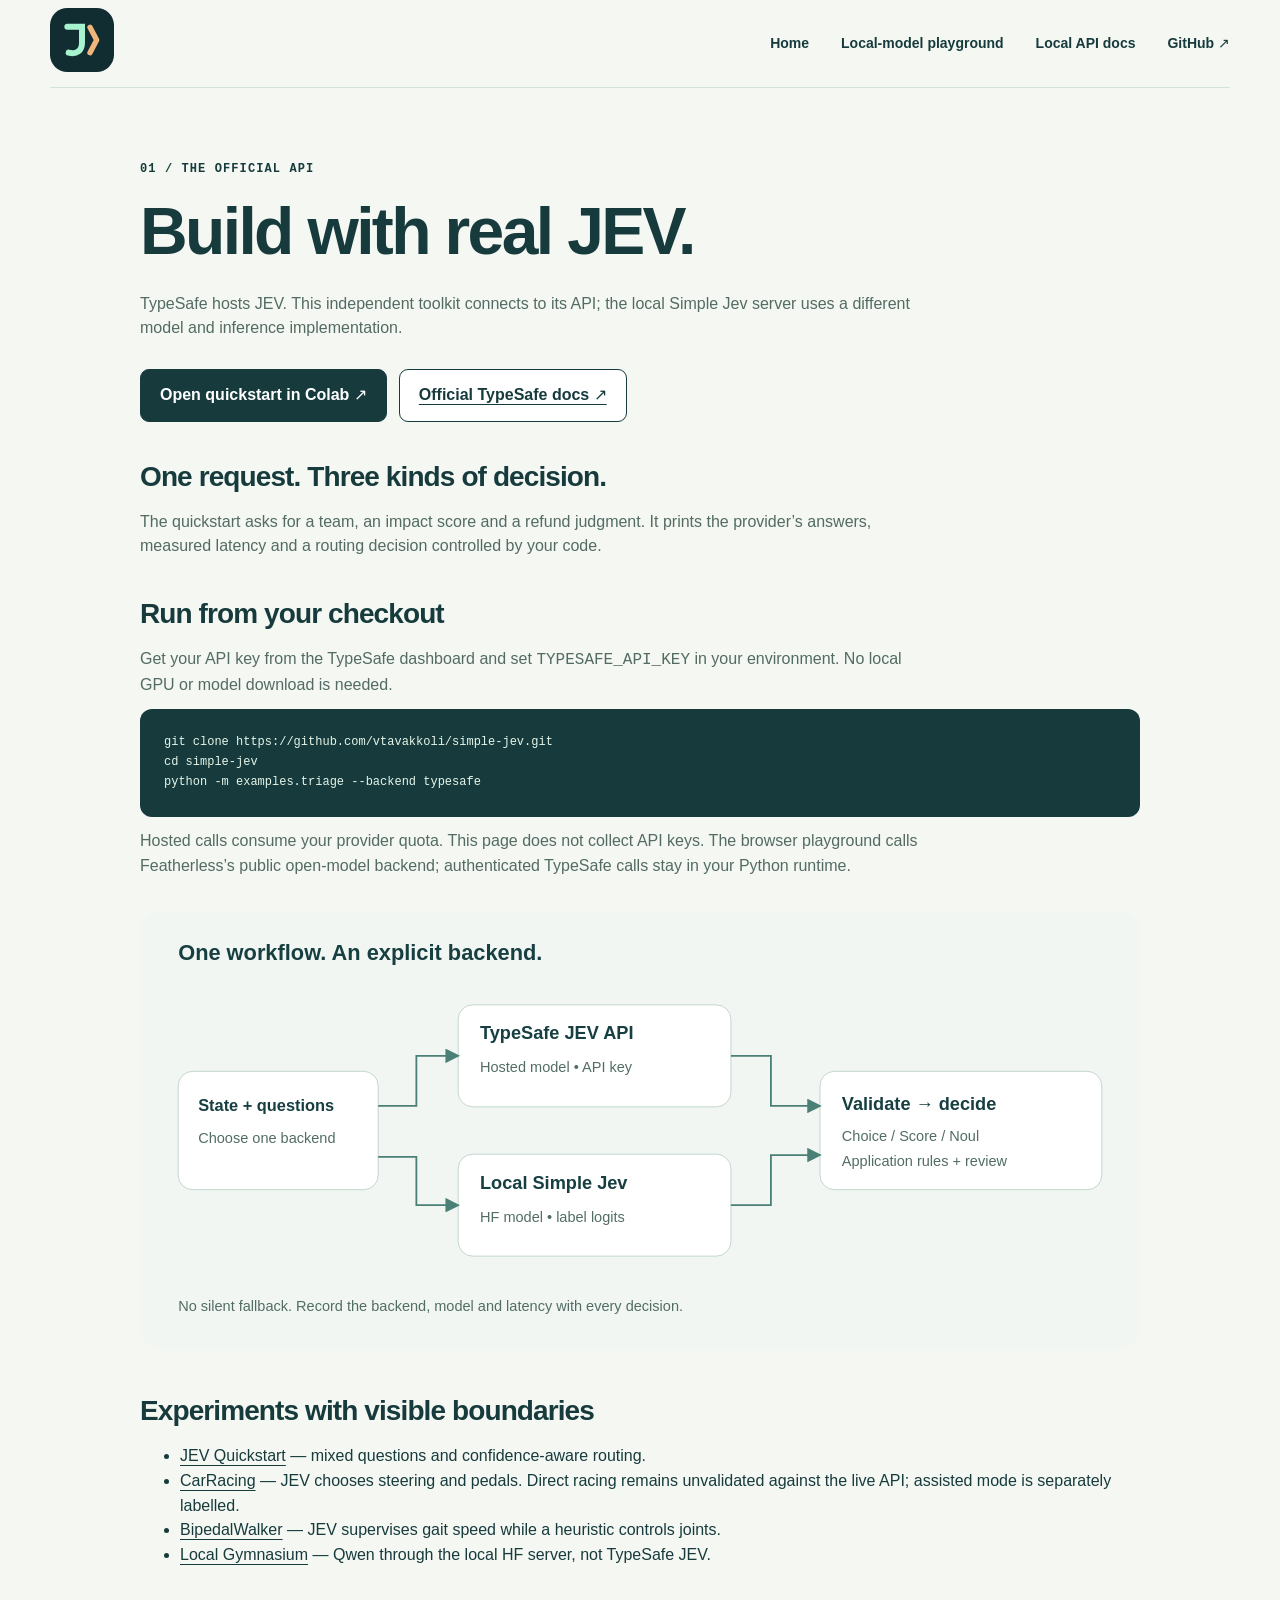
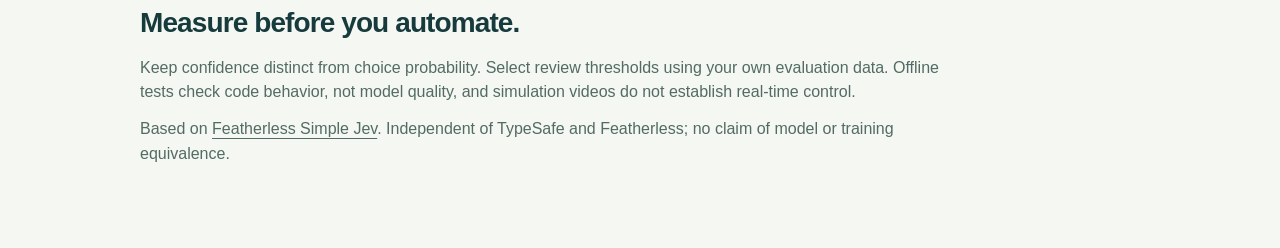
<file: website/jev.html>
<!doctype html><html lang="en"><head><meta charset="utf-8"><meta name="viewport" content="width=device-width,initial-scale=1"><title>Real JEV · JEV Lab</title><meta name="description" content="Connect the official TypeSafe JEV API and explore clearly labelled control experiments."><link rel="icon" href="assets/jev-mark.svg" type="image/svg+xml"><link rel="stylesheet" href="styles.css"></head><body><a class="skip-link" href="#main">Skip to content</a><header class="site-header wrap"><a href="index.html" aria-label="JEV Lab home"><img src="assets/jev-mark.svg" alt="JEV Lab" width="64" height="64"></a><nav aria-label="Main navigation"><a href="index.html">Home</a><a href="playground.html">Local-model playground</a><a href="docs.html">Local API docs</a><a href="https://github.com/vtavakkoli/simple-jev">GitHub ↗</a></nav></header><main id="main" class="wrap jev-guide"><p class="eyebrow">01 / THE OFFICIAL API</p><h1>Build with real JEV.</h1><p>TypeSafe hosts JEV. This independent toolkit connects to its API; the local Simple Jev server uses a different model and inference implementation.</p><div class="jev-actions"><a class="jev-primary" href="https://colab.research.google.com/github/vtavakkoli/simple-jev/blob/main/notebooks/Jev_Quickstart.ipynb">Open quickstart in Colab ↗</a><a class="jev-secondary" href="https://docs.typesafe.ai/introduction/quickstart">Official TypeSafe docs ↗</a></div><h2>One request. Three kinds of decision.</h2><p>The quickstart asks for a team, an impact score and a refund judgment. It prints the provider’s answers, measured latency and a routing decision controlled by your code.</p><h2>Run from your checkout</h2><p>Get your API key from the TypeSafe dashboard and set <code>TYPESAFE_API_KEY</code> in your environment. No local GPU or model download is needed.</p><pre><code>git clone https://github.com/vtavakkoli/simple-jev.git
cd simple-jev
python -m examples.triage --backend typesafe</code></pre><p>Hosted calls consume your provider quota. This page does not collect API keys. The browser playground calls Featherless’s public open-model backend; authenticated TypeSafe calls stay in your Python runtime.</p><img src="assets/jev-architecture.svg" alt="State and questions go to either hosted TypeSafe JEV or local Simple Jev, followed by validation and application rules"><h2 id="notebooks">Experiments with visible boundaries</h2><ul><li><a href="https://colab.research.google.com/github/vtavakkoli/simple-jev/blob/main/notebooks/Jev_Quickstart.ipynb">JEV Quickstart</a> — mixed questions and confidence-aware routing.</li><li><a href="https://colab.research.google.com/github/vtavakkoli/simple-jev/blob/main/notebooks/Jev_CarRacing_Colab.ipynb">CarRacing</a> — JEV chooses steering and pedals. Direct racing remains unvalidated against the live API; assisted mode is separately labelled.</li><li><a href="https://colab.research.google.com/github/vtavakkoli/simple-jev/blob/main/notebooks/Jev_API_BipedalWalker_Controller_Colab.ipynb">BipedalWalker</a> — JEV supervises gait speed while a heuristic controls joints.</li><li><a href="https://colab.research.google.com/github/vtavakkoli/simple-jev/blob/main/notebooks/Jev_Gymnasium.ipynb">Local Gymnasium</a> — Qwen through the local HF server, not TypeSafe JEV.</li></ul><h2>Measure before you automate.</h2><p>Keep confidence distinct from choice probability. Select review thresholds using your own evaluation data. Offline tests check code behavior, not model quality, and simulation videos do not establish real-time control.</p><p>Based on <a href="https://github.com/featherless-ai/simple-jev">Featherless Simple Jev</a>. Independent of TypeSafe and Featherless; no claim of model or training equivalence.</p></main></body></html>
</file>
<file: website/styles.css>
:root {
  --ink: #1d2926;
  --muted: #68726d;
  --paper: #f8f9f6;
  --line: #dfe4dc;
  --lime: #c4ef63;
  --orange: #e25b26;
  --mono: ui-monospace, SFMono-Regular, Consolas, monospace;
  --sans: Inter, -apple-system, BlinkMacSystemFont, "Segoe UI", sans-serif;
  color-scheme: light;
  font-family: var(--sans);
  color: var(--ink);
  background: var(--paper);
  font-synthesis: none;
}
* {
  box-sizing: border-box;
}
html {
  scroll-behavior: smooth;
  scroll-padding-top: 24px;
}
body {
  margin: 0;
  font-size: 16px;
  line-height: 1.55;
}
button,
input,
textarea,
select {
  font: inherit;
}
button,
a,
select,
summary {
  -webkit-tap-highlight-color: transparent;
}
button,
select,
summary {
  cursor: pointer;
}
a {
  color: inherit;
  text-decoration: none;
}
button:disabled {
  cursor: not-allowed;
}
a:focus-visible,
button:focus-visible,
textarea:focus-visible,
select:focus-visible,
summary:focus-visible,
pre:focus-visible {
  outline: 3px solid var(--orange);
  outline-offset: 4px;
}
button {
  color: inherit;
}
p,
h1,
h2,
h3 {
  margin: 0;
}
p {
  color: var(--muted);
}
.wrap {
  width: min(1180px, calc(100% - 80px));
  margin-inline: auto;
}
.site-header {
  display: flex;
  align-items: center;
  justify-content: space-between;
  min-height: 88px;
  border-bottom: 1px solid var(--line);
}
.wordmark {
  display: inline-flex;
  align-items: center;
  flex-shrink: 0;
}
.brand-logo {
  display: block;
  width: 64px;
  height: 64px;
  object-fit: contain;
}
.built-by {
  display: inline-flex;
  align-items: center;
  gap: 2px;
  white-space: nowrap;
}
.built-by span {
  font-size: 13px;
  color: var(--muted);
}
.built-by img {
  display: block;
  width: 156px;
  height: auto;
  object-fit: contain;
}
.header-credit {
  margin-right: auto;
  margin-left: 18px;
}
.site-header nav {
  display: flex;
  align-items: center;
  gap: 32px;
  font-size: 14px;
  font-weight: 600;
}
.site-header nav a:hover,
footer a:hover {
  color: var(--orange);
}
.nav-github {
  border: 1px solid #cfd5cb;
  padding: 8px 15px;
  border-radius: 7px;
}
.nav-github span {
  margin-left: 12px;
}
.hero {
  display: flex;
  align-items: center;
  justify-content: space-between;
  padding-block: 48px 42px;
}
.eyebrow,
.section-number {
  font-family: var(--mono);
  font-size: 12px;
  font-weight: 600;
  letter-spacing: 1.1px;
}
.eyebrow {
  color: var(--ink);
  display: flex;
  align-items: center;
  gap: 9px;
}
.tiny-square {
  width: 7px;
  height: 7px;
  background: var(--orange);
}
h1 {
  font-size: clamp(42px, 5.6vw, 70px);
  line-height: 1.04;
  letter-spacing: -3.1px;
  font-weight: 650;
  margin: 18px 0;
}
h1 span {
  color: #586a4e;
}
.hero-subheading {
  font-size: clamp(22px, 2.5vw, 30px);
  font-weight: 600;
  line-height: 1.3;
  margin-bottom: 16px;
  color: var(--ink);
}
.hero-copy {
  font-size: 17px;
  line-height: 1.6;
}
.production strong {
  color: var(--ink);
  font-weight: 650;
}
.hero-aside {
  display: flex;
  align-items: center;
  gap: 15px;
  padding-right: 26px;
}
.hero-aside img {
  object-fit: contain;
  filter: drop-shadow(0 7px 8px #27311e12);
  transform: rotate(5deg);
}
.hero-aside p {
  font-family: var(--mono);
  font-size: 13px;
  line-height: 1.6;
  color: #5a6557;
}
.demo-section {
  scroll-margin-top: 24px;
}
.demo-heading {
  display: flex;
  justify-content: space-between;
  align-items: end;
  margin-bottom: 20px;
}
.section-number {
  display: block;
  color: #697761;
  margin-bottom: 9px;
}
h2 {
  font-size: 29px;
  line-height: 1.2;
  letter-spacing: -0.9px;
  font-weight: 600;
}
.demo-heading h2 {
  font-size: 25px;
}
.access-note {
  font-size: 14px;
  color: var(--muted);
  padding-bottom: 3px;
}
.playground {
  display: grid;
  grid-template-columns: 1fr 1fr;
  border: 1px solid #ced6c8;
  background: white;
  border-radius: 12px;
  overflow: hidden;
  box-shadow: 0 10px 35px #28351f07;
}
.input-panel,
.output-panel {
  padding: 25px 28px;
}
.input-panel {
  border-right: 1px solid var(--line);
  min-width: 0;
}
.output-panel {
  background: #f0f3eb;
  min-width: 0;
}
.panel-heading {
  display: flex;
  align-items: center;
  justify-content: space-between;
  gap: 10px;
  margin-bottom: 21px;
}
.panel-heading h3 {
  font-size: 15px;
  font-weight: 650;
  display: flex;
  align-items: center;
  gap: 9px;
}
.panel-number {
  font: 12px var(--mono);
  color: #78846c;
  border: 1px solid #cbd4c3;
  border-radius: 4px;
  padding: 1px 4px;
}
.small {
  font-size: 12px;
  letter-spacing: 0.7px;
  color: #737d6d;
}
.mono {
  font-family: var(--mono);
}
.presets {
  display: flex;
  gap: 7px;
  flex-wrap: wrap;
  margin-bottom: 13px;
}
.preset {
  font-size: 14px;
  background: #fff;
  border: 1px solid var(--line);
  border-radius: 5px;
  padding: 7px 10px;
  transition: background 0.15s;
}
.preset:hover {
  border-color: #819d6b;
  background: #f3f7ed;
}
.preset.selected {
  background: #eaf3dd;
  border-color: #a5bf88;
  color: #344a21;
}
textarea {
  display: block;
  resize: vertical;
  min-height: 150px;
  max-height: 360px;
  width: 100%;
  padding: 16px;
  border: 1px solid #cdd5c5;
  border-radius: 6px;
  line-height: 1.65;
  font-size: 16px;
  color: var(--ink);
  background: #fcfdfa;
}
.input-meta {
  display: flex;
  justify-content: space-between;
  gap: 10px;
  font-size: 12px;
  color: #728069;
  margin-top: 7px;
}
.input-meta span:last-child {
  font-family: var(--mono);
  white-space: nowrap;
}
.question-brief {
  margin: 20px 0;
}
.question-brief p {
  font-size: 14px;
  color: var(--ink);
  margin-top: 4px;
}
.question-brief p span {
  margin: 0 6px;
  color: #97a08f;
}
.run-controls {
  display: flex;
  gap: 13px;
  align-items: end;
}
.model-control {
  flex: 1;
  min-width: 0;
}
.model-control label {
  display: block;
  font-size: 12px;
  color: var(--muted);
  margin-bottom: 5px;
}
select {
  width: 100%;
  height: 44px;
  border: 1px solid #d8ded2;
  border-radius: 6px;
  background: white;
  padding: 0 26px 0 10px;
  color: var(--ink);
  font-size: 14px;
  text-overflow: ellipsis;
}
.run-button {
  display: flex;
  align-items: center;
  justify-content: center;
  gap: 22px;
  background: var(--ink);
  color: #fff;
  border: 1px solid var(--ink);
  border-radius: 6px;
  height: 44px;
  padding: 0 18px;
  font-size: 14px;
  font-weight: 600;
  white-space: nowrap;
  transition: background 0.2s;
}
.run-button:hover:not(:disabled) {
  background: #354734;
}
.run-button:disabled {
  opacity: 0.65;
}
.run-button span:last-child {
  font-size: 20px;
  color: var(--lime);
}
.privacy-note {
  font-size: 12px;
  margin-top: 12px;
}
.model-notice {
  font-size: 12px;
  color: #a04420;
  margin-top: 7px;
}
.result-source {
  font-size: 12px;
  white-space: nowrap;
  padding: 3px 7px;
  background: #e2e8d9;
  border-radius: 4px;
  color: #5a674e;
}
.result-source.live {
  background: var(--lime);
  color: #30451b;
}
.decision-card {
  border: 1px solid #d8dfd0;
  background: #fff;
  border-radius: 7px;
  padding: 17px;
}
.decision-label {
  display: flex;
  justify-content: space-between;
  align-items: center;
  gap: 6px;
  font-size: 14px;
  color: #65725b;
}
.type-label {
  font: 12px var(--mono);
  letter-spacing: 0.6px;
  color: #6c7f59;
  background: #f1f5eb;
  border-radius: 3px;
  padding: 2px 5px;
}
.decision-main {
  display: flex;
  justify-content: space-between;
  align-items: baseline;
  margin: 8px 0 13px;
  gap: 10px;
}
.decision-main strong {
  font-size: 27px;
  line-height: 1.2;
  letter-spacing: -0.9px;
}
.decision-main > span {
  font-size: 12px;
  color: #7a846f;
}
.probability-list {
  display: grid;
  gap: 6px;
}
.probability-row {
  display: grid;
  grid-template-columns: 65px 1fr 36px;
  gap: 12px;
  align-items: center;
  font-size: 14px;
  color: #68755e;
}
.probability-row > span:last-child {
  text-align: right;
  font-family: var(--mono);
  font-size: 12px;
}
.bar-track {
  height: 6px;
  background: #f0f3eb;
  border-radius: 2px;
  overflow: hidden;
}
.bar-fill {
  height: 100%;
  background: #9cc845;
  border-radius: 2px;
  transition: width 0.4s;
}
.bar-fill.secondary {
  background: #c6d2b8;
}
.decision-pair {
  display: grid;
  grid-template-columns: 1fr 1fr;
  gap: 12px;
  margin-top: 12px;
}
.decision-pair .decision-card {
  padding: 15px;
}
.compact-value {
  font-size: 25px;
  letter-spacing: -0.9px;
  display: block;
  margin: 10px 0 0;
  line-height: 1.2;
}
.percent-sign {
  font-size: 17px;
  margin-left: 2px;
}
.score-scale {
  height: 5px;
  background: linear-gradient(to right, #c9eaa3, #e8cd6d, #e19266);
  border-radius: 4px;
  margin: 17px 2px 9px;
  position: relative;
}
.score-scale > span {
  position: absolute;
  width: 3px;
  height: 11px;
  top: -3px;
  background: var(--ink);
  border: 1px solid white;
  box-shadow: 0 0 0 1px var(--ink);
  transition: left 0.4s;
}
.decision-detail {
  font-size: 12px;
  line-height: 1.5;
}
.refund-caption {
  font-size: 12px;
  color: #627452;
  margin: 7px 0;
}
.result-footer {
  display: flex;
  gap: 12px;
  justify-content: space-between;
  margin-top: 15px;
  font-size: 12px;
  color: #6d7962;
  min-height: 20px;
}
.elapsed {
  font-family: var(--mono);
  white-space: nowrap;
  color: var(--ink);
}
.error-message {
  font-size: 14px;
  color: #933519;
  background: #fff3ed;
  border: 1px solid #ebc9b8;
  border-radius: 6px;
  padding: 12px;
  margin-top: 12px;
  overflow-wrap: anywhere;
}
.output-panel[aria-busy="true"] .decision-card {
  opacity: 0.45;
}
.demo-footnote {
  display: flex;
  justify-content: space-between;
  gap: 20px;
  margin: 13px 0 23px;
}
.demo-footnote p {
  font-size: 12px;
}
.limit-label {
  font: 12px var(--mono);
  letter-spacing: 0.5px;
  margin-right: 10px;
  color: #627052;
}
.api-inspector {
  border: 1px solid var(--line);
  border-radius: 8px;
  background: #fff;
  overflow: hidden;
}
summary {
  list-style: none;
  display: flex;
  align-items: center;
  gap: 14px;
  padding: 17px 22px;
  font-size: 14px;
  font-weight: 600;
}
summary::-webkit-details-marker {
  display: none;
}
summary > .mono {
  color: #7b8e65;
  font-size: 18px;
}
.inspector-description {
  font-size: 12px;
  color: #85917c;
  font-weight: 400;
}
.disclosure-icon {
  margin-left: auto;
  font-size: 21px;
  line-height: 1;
  font-weight: 400;
}
.api-inspector[open] .disclosure-icon {
  transform: rotate(45deg);
}
.code-grid {
  display: grid;
  grid-template-columns: 1fr 1fr;
  background: #1d2926;
  color: #e3eddf;
}
.code-grid > section {
  min-width: 0;
}
.code-grid > section + section {
  border-left: 1px solid #3b4942;
}
.code-heading {
  padding: 15px 20px;
  border-bottom: 1px solid #3b4942;
  display: flex;
  align-items: center;
  justify-content: space-between;
  gap: 8px;
}
.code-heading h3 {
  font: 12px var(--mono);
  color: #c4ef63;
}
.code-heading button {
  font-size: 12px;
  color: #e3eddf;
  border: 1px solid #52614f;
  border-radius: 4px;
  padding: 4px 8px;
  background: transparent;
}
.code-heading button:disabled {
  opacity: 0.4;
}
pre {
  font: 12px/1.65 var(--mono);
  padding: 20px;
  margin: 0;
  overflow: auto;
  max-height: 420px;
  tab-size: 2;
}
.api-base {
  font-size: 12px;
  padding: 13px 20px;
  overflow-wrap: anywhere;
}
.api-base a {
  text-decoration: underline;
  text-underline-offset: 3px;
}
.how-section {
  padding-block: 90px;
  display: grid;
  grid-template-columns: 1fr 1fr;
  gap: 80px;
}
.section-intro h2 {
  font-size: 34px;
  margin: 15px 0 18px;
  line-height: 1.2;
  letter-spacing: -1.1px;
}
.section-intro > p:not(.section-number) {
  font-size: 16px;
  line-height: 1.6;
}
.section-intro > .playground-link {
  display: inline-flex;
  align-items: center;
  gap: 12px;
  margin-top: 24px;
}
.steps {
  display: grid;
  gap: 25px;
}
.steps article {
  display: flex;
  gap: 20px;
}
.step-number {
  font: 12px var(--mono);
  padding-top: 4px;
  color: #7d8e6d;
}
.steps h3 {
  font-size: 17px;
  font-weight: 650;
  margin-bottom: 7px;
}
.steps p {
  font-size: 15px;
  line-height: 1.6;
}
.rfdt-card {
  display: grid;
  grid-template-columns: 1.25fr 1fr;
  gap: 80px;
  padding: 44px 48px;
  background: #e6efda;
  border: 1px solid #d2dfc0;
  border-radius: 10px;
}
.rfdt-card .eyebrow {
  color: #5d7348;
}
.rfdt-card h2 {
  font-size: 35px;
  letter-spacing: -1.3px;
  margin: 16px 0;
}
.rfdt-card p:not(.eyebrow) {
  font-size: 15px;
  line-height: 1.7;
  color: #5d6b52;
  max-width: 470px;
}
.rfdt-card p strong {
  font-weight: 650;
  color: #334428;
}
.text-link {
  display: inline-flex;
  gap: 30px;
  align-items: center;
  font-size: 14px;
  font-weight: 650;
  margin-top: 24px;
  border-bottom: 1px solid #7b9563;
  padding-bottom: 4px;
}
.training-flow {
  display: flex;
  flex-direction: column;
  align-items: center;
  justify-content: center;
  font-family: var(--mono);
}
.flow-label {
  font-size: 12px;
  letter-spacing: 1.2px;
  color: #698050;
}
.flow-inputs {
  display: flex;
  gap: 12px;
  margin-top: 12px;
  font-size: 12px;
}
.flow-inputs > span {
  border: 1px solid #b7c8a5;
  background: #f6f9ef;
  padding: 8px 14px;
  border-radius: 5px;
}
.flow-line {
  height: 22px;
  width: 1px;
  background: #9bac86;
}
.flow-core {
  background: #233422;
  color: #d0f18e;
  border-radius: 7px;
  border: 1px solid #233422;
  padding: 13px 40px;
  text-align: center;
  font-size: 25px;
  font-weight: 600;
  letter-spacing: 1px;
}
.flow-core span {
  display: block;
  font-size: 12px;
  font-weight: 400;
  letter-spacing: 0;
  color: #cbdbbf;
  margin-top: 2px;
}
.flow-output {
  border: 1px dashed #90a375;
  border-radius: 5px;
  padding: 9px 20px;
  font-size: 12px;
  color: #445a32;
}
.production {
  padding-block: 68px;
  display: flex;
  align-items: center;
  justify-content: space-between;
  gap: 35px;
}
.production h2 {
  font-size: 27px;
  margin: 10px 0 12px;
}
.production p:not(.section-number) {
  font-size: 14px;
  line-height: 1.8;
}
.production-button {
  display: flex;
  gap: 28px;
  align-items: center;
  white-space: nowrap;
  background: var(--lime);
  border: 1px solid #a9d24f;
  border-radius: 6px;
  padding: 13px 18px;
  font-size: 14px;
  font-weight: 600;
}
.production-button:hover {
  background: #b4e448;
}
footer {
  display: flex;
  justify-content: space-between;
  align-items: center;
  gap: 20px;
  padding-block: 28px;
  border-top: 1px solid var(--line);
  font-size: 12px;
  color: #7b8771;
}
footer .wordmark {
  font-size: 21px;
  color: var(--ink);
}
footer > div {
  display: flex;
  gap: 24px;
}
footer a {
  font-size: 13px;
}
.sr-only {
  position: absolute;
  width: 1px;
  height: 1px;
  padding: 0;
  margin: -1px;
  overflow: hidden;
  clip: rect(0, 0, 0, 0);
  white-space: nowrap;
  border: 0;
}
.skip-link {
  position: fixed;
  top: -80px;
  left: 20px;
  background: var(--ink);
  color: white;
  padding: 12px 20px;
  z-index: 5;
}
.skip-link:focus {
  top: 12px;
}
[hidden] {
  display: none !important;
}
@media (min-width: 1500px) {
  .hero {
    padding-block: 56px 48px;
  }
}
@media (max-width: 1050px) {
  .wrap {
    width: calc(100% - 48px);
  }
  .hero-aside {
    padding: 0;
  }
  .hero-aside img {
    width: 135px;
    height: 135px;
  }
  .hero-aside p {
    display: none;
  }
  .input-panel,
  .output-panel {
    padding: 22px;
  }
  .run-controls {
    gap: 9px;
  }
  .run-button {
    padding: 0 12px;
    gap: 12px;
  }
  .decision-pair .decision-label {
    align-items: flex-start;
    flex-direction: column;
    gap: 4px;
  }
  .how-section {
    gap: 45px;
  }
  .rfdt-card {
    gap: 35px;
    padding: 35px;
  }
}
@media (max-width: 760px) {
  .wrap {
    width: calc(100% - 36px);
  }
  .site-header {
    min-height: 74px;
  }
  .site-header nav {
    gap: 18px;
  }
  .site-header nav > a:first-child {
    display: none;
  }
  .hero {
    padding: 35px 0 30px;
    align-items: center;
    gap: 15px;
  }
  h1 {
    font-size: 44px;
    letter-spacing: -2px;
  }
  .hero-copy {
    font-size: 16px;
  }
  .hero-aside {
    display: none;
  }
  .eyebrow {
    font-size: 12px;
    letter-spacing: 0.75px;
  }
  .demo-heading {
    align-items: start;
    gap: 12px;
  }
  .demo-heading h2 {
    font-size: 23px;
    max-width: 230px;
  }
  .access-note {
    font-size: 12px;
    max-width: 85px;
    text-align: right;
    padding-top: 25px;
  }
  .playground {
    grid-template-columns: 1fr;
  }
  .input-panel {
    border-right: 0;
    border-bottom: 1px solid var(--line);
  }
  .input-panel,
  .output-panel {
    padding: 21px;
  }
  .decision-pair .decision-label {
    flex-direction: row;
    align-items: center;
  }
  .demo-footnote {
    flex-direction: column;
    gap: 4px;
    margin-bottom: 18px;
  }
  .code-grid {
    grid-template-columns: 1fr;
  }
  .code-grid > section + section {
    border-left: 0;
    border-top: 1px solid #3b4942;
  }
  .inspector-description {
    display: none;
  }
  summary {
    padding: 15px 18px;
  }
  .how-section {
    grid-template-columns: 1fr;
    gap: 35px;
    padding-block: 55px;
  }
  .section-intro h2 {
    font-size: 31px;
  }
  .steps {
    gap: 25px;
  }
  .rfdt-card {
    grid-template-columns: 1fr;
    padding: 29px 24px;
    gap: 35px;
  }
  .rfdt-card h2 {
    font-size: 31px;
  }
  .training-flow {
    padding: 0 0 5px;
  }
  .production {
    flex-direction: column;
    align-items: start;
    padding-block: 45px;
    gap: 24px;
  }
  .production p br {
    display: none;
  }
  footer {
    flex-wrap: wrap;
    gap: 20px;
  }
  footer > span {
    display: none;
  }
  footer > div {
    gap: 15px;
  }
  .desktop-break {
    display: none;
  }
}
@media (max-width: 390px) {
  .wrap {
    width: calc(100% - 24px);
  }
  .input-panel,
  .output-panel {
    padding: 17px;
  }
  .small {
    font-size: 12px;
  }
  .panel-heading {
    gap: 6px;
  }
  .presets {
    gap: 5px;
  }
  .preset {
    padding: 7px 8px;
    font-size: 12px;
  }
  .decision-label {
    font-size: 12px;
  }
  .type-label {
    font-size: 12px;
  }
  .run-controls {
    flex-wrap: wrap;
  }
  .model-control {
    flex-basis: 100%;
  }
  .run-button {
    width: 100%;
    margin-top: 4px;
  }
  .decision-main {
    flex-wrap: wrap;
    gap: 2px;
  }
}
@media (prefers-reduced-motion: reduce) {
  html {
    scroll-behavior: auto;
  }
  * {
    transition: none !important;
    animation: none !important;
  }
}

@media (max-width: 760px) {
  .site-header {
    flex-wrap: wrap;
    padding-block: 10px;
    gap: 8px;
  }
  .brand-logo {
    width: 56px;
    height: 56px;
  }
  .header-credit {
    margin-left: 2px;
  }
  .header-credit img {
    width: 125px;
  }
  .header-credit span {
    font-size: 12px;
  }
  .site-header nav {
    margin-left: auto;
    gap: 12px;
  }
  .site-header nav a:not(.nav-github) {
    display: none;
  }
  footer {
    justify-content: flex-start;
  }
  footer > div {
    flex-basis: 100%;
  }
}
@media (max-width: 390px) {
  .header-credit {
    flex-direction: column;
    align-items: flex-start;
    gap: 0;
  }
  .header-credit img {
    margin-top: -8px;
  }
}

/* The question builder uses native disclosure controls so keyboard users can
   edit one question at a time without losing their place in the form. */
.scenario-controls,
.add-question-controls {
  display: flex;
  align-items: end;
  gap: 10px;
  margin: 14px 0 7px;
}
.scenario-controls > div,
.add-question-controls > div {
  flex: 1;
  min-width: 0;
}
.scenario-controls label,
.add-question-controls label,
.field-label {
  display: block;
  font-size: 14px;
  font-weight: 600;
  margin-bottom: 6px;
}
.field-label {
  margin-top: 20px;
}
.editor-button {
  background: #eaf3dd;
  border: 1px solid #b3c79b;
  border-radius: 5px;
  padding: 10px 13px;
  font-size: 14px;
  white-space: nowrap;
  height: 44px;
}
.editor-button:hover:not(:disabled) {
  background: #d9eabc;
}
.editor-button:disabled {
  opacity: 0.5;
}
.editor-hint {
  font-size: 12px;
  line-height: 1.5;
  color: #66735c;
}
.builder-heading {
  display: flex;
  align-items: center;
  justify-content: space-between;
  gap: 10px;
  margin: 24px 0 10px;
}
.builder-heading h3 {
  font-size: 16px;
}
.builder-heading h3 span {
  font: 12px var(--mono);
  color: var(--muted);
  margin-left: 8px;
}
.question-item {
  border: 1px solid var(--line);
  border-radius: 6px;
  margin-bottom: 9px;
  background: #fff;
}
.question-item summary {
  padding: 12px;
  gap: 9px;
  font-size: 14px;
}
.question-item summary:after {
  content: "+";
  font-size: 20px;
  color: #738068;
}
.question-item[open] summary:after {
  content: "−";
}
.question-summary {
  flex: 1;
  min-width: 0;
  overflow-wrap: anywhere;
  font-weight: 500;
}
.question-index {
  font: 12px var(--mono);
  color: #7a896c;
}
.question-body {
  padding: 0 13px 13px;
  border-top: 1px solid var(--line);
}
.question-fields {
  display: grid;
  grid-template-columns: 0.7fr 1.3fr;
  gap: 10px;
}
.question-field {
  display: grid;
  gap: 6px;
  font-size: 14px;
  margin-top: 13px;
}
.question-field input {
  width: 100%;
  min-width: 0;
  border: 1px solid #cdd5c5;
  border-radius: 5px;
  padding: 9px;
  color: var(--ink);
  background: #fcfdfa;
}
.question-field textarea {
  min-height: 74px;
  max-height: 220px;
  font-size: 14px;
  padding: 10px;
  line-height: 1.5;
}
.question-field select {
  font-size: 14px;
}
.question-body .editor-hint {
  margin-top: 6px;
}
.remove-question {
  border: 0;
  background: none;
  color: #a2442b;
  padding: 9px 0 0;
  font-size: 13px;
  text-decoration: underline;
  text-underline-offset: 3px;
}
.builder-error {
  font-size: 14px;
  color: #9a371c;
  margin: 12px 0;
}
.input-panel .run-controls {
  margin-top: 22px;
}
.dynamic-results {
  display: grid;
  gap: 12px;
}
.dynamic-results .decision-card {
  min-width: 0;
}
.result-question {
  font-size: 14px;
  line-height: 1.55;
  margin: 7px 0 10px;
  overflow-wrap: anywhere;
}
.dynamic-results .compact-value {
  overflow-wrap: anywhere;
  margin: 9px 0;
}
.dynamic-results .probability-list {
  margin-top: 15px;
}
.dynamic-results .probability-row {
  grid-template-columns: minmax(70px, 1fr) minmax(60px, 1fr) 38px;
  font-size: 13px;
  gap: 10px;
}
.dynamic-results .probability-row > span:first-child {
  overflow-wrap: anywhere;
}
.dynamic-results .decision-label > span:first-child {
  overflow-wrap: anywhere;
  min-width: 0;
}
.empty-results {
  font-size: 15px;
  padding: 24px 0;
}
.playground {
  overflow: visible;
  align-items: start;
}
.output-panel {
  position: sticky;
  top: 18px;
  border-radius: 0 12px 12px 0;
}
.input-panel {
  border-radius: 12px 0 0 12px;
}
input:focus-visible {
  outline: 3px solid var(--orange);
  outline-offset: 3px;
}
@media (max-width: 760px) {
  .output-panel {
    position: static;
    border-radius: 0 0 12px 12px;
  }
  .input-panel {
    border-radius: 12px 12px 0 0;
  }
  .scenario-controls {
    flex-wrap: wrap;
  }
  .question-fields {
    grid-template-columns: 1fr;
  }
  .question-item summary {
    gap: 7px;
  }
  .question-item .type-label {
    font-size: 11px;
  }
}

.inspector-docs {
  font-size: 12px;
  color: var(--lime);
  text-decoration: underline;
}
@media (max-width: 760px) {
  .site-header nav a.docs-link {
    display: inline-flex;
  }
}

.quick-api {
  margin-bottom: 48px;
}
.quick-api-heading {
  display: flex;
  flex-direction: column;
  align-items: flex-start;
  gap: 12px;
  margin-bottom: 16px;
}
.quick-api-heading h2 {
  font-size: 24px;
  letter-spacing: -0.7px;
  margin: 0;
}
.quick-api-heading > span,
.quick-api-note {
  font-size: 12px;
  color: var(--muted);
}
.quick-api-grid {
  display: grid;
  grid-template-columns: 1.4fr 1fr;
  gap: 16px;
}
.quick-api .docs-code {
  min-width: 0;
  background: #202a26;
  color: #f4f6f0;
  border-radius: 10px;
  overflow: hidden;
}
.quick-code-heading {
  display: flex;
  align-items: center;
  justify-content: space-between;
  padding: 12px 18px;
  border-bottom: 1px solid #ffffff18;
  font-size: 12px;
  color: var(--lime);
}
.quick-code-heading button {
  background: transparent;
  color: #f4f6f0;
  border: 1px solid #ffffff40;
  border-radius: 4px;
  padding: 5px 10px;
  cursor: pointer;
}
.quick-api pre {
  margin: 0;
  padding: 18px;
  overflow: auto;
  font-size: 12px;
  line-height: 1.6;
  max-height: none;
}
.quick-api-note a {
  color: var(--ink);
  text-decoration: underline;
}
@media (max-width: 760px) {
  .quick-api-grid {
    grid-template-columns: 1fr;
  }
  .quick-api-heading {
    align-items: flex-start;
    flex-direction: column;
  }
}

.context-support {
  padding-block: 42px 52px;
  border-top: 1px solid var(--line, #dce1d6);
}
.context-support-intro h2 {
  font-size: clamp(27px, 3.2vw, 38px);
  letter-spacing: -1.2px;
  margin: 12px 0 24px;
}
.context-support-grid {
  display: grid;
  grid-template-columns: repeat(2, minmax(0, 1fr));
  gap: 20px;
}
.context-support-grid article {
  padding: 28px;
  border: 1px solid var(--line, #dce1d6);
  border-radius: 12px;
  background: #f2f5ed;
}
.context-kind {
  font-family: var(--mono);
  font-size: 11px;
  letter-spacing: 1px;
  color: #586a4e;
}
.context-support-grid h3 {
  font-size: 22px;
  letter-spacing: -0.5px;
  margin: 14px 0 10px;
}
.context-support-grid p {
  color: var(--muted);
  line-height: 1.7;
  margin: 0 0 18px;
}
.context-support-grid strong {
  color: var(--ink);
}
.context-support-grid a {
  color: var(--ink);
  font-size: 13px;
  text-decoration: underline;
  text-underline-offset: 4px;
}
.context-support-note {
  font-size: 12px;
  color: var(--muted);
}
@media (max-width: 760px) {
  .context-support-grid {
    grid-template-columns: 1fr;
  }
  .context-support-grid article {
    padding: 22px;
  }
}

.syntax-key {
  color: #b9dcff;
}
.syntax-string {
  color: #c9e897;
}
.syntax-number {
  color: #ffc58b;
}
.syntax-keyword {
  color: #d7b8ff;
}
.syntax-punctuation {
  color: #cbd4cd;
}
.syntax-comment {
  color: #acbab0;
}
.playground-invite {
  display: flex;
  align-items: center;
  justify-content: space-between;
  gap: 28px;
  padding-block: 28px 48px;
}
.playground-invite h2 {
  font-size: 32px;
  letter-spacing: -1px;
  margin: 12px 0;
}
.playground-invite p:last-child {
  color: var(--muted);
  max-width: 640px;
  line-height: 1.6;
}
.playground-link {
  flex-shrink: 0;
  background: var(--lime);
  color: var(--ink);
  padding: 16px 24px;
  border-radius: 8px;
  font-weight: 600;
}
.playground-page {
  padding-top: 36px;
}
@media (max-width: 760px) {
  .playground-invite {
    flex-direction: column;
    align-items: flex-start;
  }
  .site-header nav a.playground-nav {
    display: inline-flex;
  }
}
.connection-controls {
  margin: 20px 0;
  display: grid;
  gap: 8px;
}
.connection-controls label {
  display: block;
  font-size: 12px;
  font-weight: 600;
  margin-bottom: 6px;
}
.connection-controls select,
.connection-controls input {
  width: 100%;
  padding: 12px;
  border: 1px solid #ccd3c7;
  border-radius: 6px;
  background: white;
  color: var(--ink);
}
#production-settings {
  margin-top: 10px;
}
#connect-production {
  margin-top: 10px;
}

.demos-page {
  padding-block: 48px 72px;
}
.demos-lead {
  max-width: 680px;
  color: var(--muted);
  font-size: 18px;
  line-height: 1.7;
}
.demo-feature {
  display: grid;
  grid-template-columns: 0.85fr 1.15fr;
  margin: 38px 0 56px;
  border: 1px solid var(--line);
  border-radius: 16px;
  overflow: hidden;
}
.demo-feature-copy {
  padding: 32px;
}
.demo-feature h2 {
  font-size: 36px;
  margin: 15px 0;
  letter-spacing: -1px;
}
.demo-feature p,
.demos-heading > p:last-child,
.demo-gallery p {
  color: var(--muted);
  line-height: 1.7;
}
.demo-feature .playground-link {
  display: inline-block;
  margin: 10px 0;
}
.demo-feature .demo-source {
  font-size: 12px;
}
.driving-art {
  position: relative;
  min-height: 320px;
  overflow: hidden;
  background: #d9e7c4;
  display: grid;
  place-items: center;
}
.demo-road {
  position: absolute;
  width: 150px;
  height: 160%;
  background: #39443e;
  transform: rotate(28deg);
  border-inline: 7px solid #f6f4da;
}
.demo-road::after {
  content: "";
  position: absolute;
  left: 50%;
  width: 4px;
  height: 100%;
  background: repeating-linear-gradient(
    to bottom,
    #d4e894 0 24px,
    transparent 24px 48px
  );
}
.demo-car {
  position: relative;
  color: #202a26;
  background: #ef9950;
  border: 4px solid #29362d;
  border-radius: 16px;
  width: 62px;
  height: 104px;
  font-size: 38px;
  display: grid;
  place-items: center;
  transform: rotate(28deg);
}
.driving-art > span {
  position: absolute;
  bottom: 24px;
  background: #f8f9f6;
  padding: 10px 14px;
  font-family: var(--mono);
  font-size: 11px;
}
.demos-heading h2 {
  font-size: 32px;
  letter-spacing: -1px;
  margin: 12px 0;
}
.demo-gallery {
  display: grid;
  grid-template-columns: repeat(3, minmax(0, 1fr));
  gap: 20px;
  margin-top: 24px;
}
.demo-gallery article {
  border: 1px solid var(--line);
  border-radius: 12px;
  padding: 24px;
}
.demo-gallery h3 {
  font-size: 23px;
  line-height: 1.3;
}
.demo-gallery a {
  text-decoration: underline;
  text-underline-offset: 4px;
  font-weight: 600;
}
.site-header nav {
  flex-wrap: wrap;
}
@media (max-width: 760px) {
  .demo-feature,
  .demo-gallery {
    grid-template-columns: 1fr;
  }
  .demo-feature-copy {
    padding: 24px;
  }
  .site-header nav a.demos-nav {
    display: inline-flex;
  }
}

.cool-demos-invite {
  display: flex;
  align-items: center;
  justify-content: space-between;
  gap: 28px;
  padding: 32px;
  margin-bottom: 48px;
  border: 1px solid var(--line);
  border-radius: 14px;
  background: #eef3e7;
}
.cool-demos-invite h2 {
  font-size: 32px;
  letter-spacing: -1px;
  margin: 12px 0;
}
.cool-demos-invite p:last-child {
  max-width: 640px;
  color: var(--muted);
  line-height: 1.7;
  margin-bottom: 0;
}
@media (max-width: 760px) {
  .cool-demos-invite {
    flex-direction: column;
    align-items: flex-start;
    padding: 24px;
  }
}

.tiles-preview {
  display: grid;
  grid-template-columns: repeat(4, 1fr);
  gap: 10px;
  padding: 38px;
  align-content: center;
  background: #bbada0;
}
.tiles-preview span {
  display: grid;
  place-items: center;
  aspect-ratio: 1;
  background: #ede0c8;
  color: #776e65;
  border-radius: 8px;
  font-size: clamp(18px, 2.8vw, 30px);
  font-weight: 700;
}
.tiles-preview span:nth-child(n + 3) {
  background: #f2b179;
  color: #fff;
}
.tiles-preview span:last-child {
  background: #edc22e;
}

.bookmark-preview {
  display: grid;
  min-height: 320px;
  place-items: center;
  overflow: hidden;
  background: #e4e8ee;
}
.bookmark-preview img {
  display: block;
  width: 100%;
  height: 100%;
  object-fit: cover;
}

.home-demos {
  margin-bottom: 48px;
}
.home-demos > h2 {
  font-size: 32px;
  letter-spacing: -1px;
  margin: 12px 0 24px;
}
.home-demo-cards {
  display: grid;
  grid-template-columns: repeat(2, minmax(0, 1fr));
  gap: 24px;
}
.home-demo-card {
  display: flex;
  flex-direction: column;
  border: 1px solid var(--line);
  border-radius: 14px;
  overflow: hidden;
  background: white;
  color: var(--ink);
}
.home-demo-card:hover {
  border-color: #7c9b61;
  box-shadow: 0 6px 20px #27311e12;
}
.home-demo-card:focus-visible {
  outline: 3px solid var(--orange);
  outline-offset: 4px;
}
.home-demo-card .driving-art {
  min-height: 180px;
  height: 180px;
}
.home-demo-card .demo-car {
  width: 42px;
  height: 74px;
  font-size: 26px;
}
.home-demo-card .tiles-preview {
  height: 180px;
  padding: 30px;
}
.home-demo-copy {
  padding: 24px;
}
.home-demo-copy h3 {
  font-size: 24px;
  letter-spacing: -0.6px;
  margin: 12px 0;
}
.home-demo-copy p {
  color: var(--muted);
  line-height: 1.7;
  margin: 0 0 20px;
}
.home-demo-cta {
  font-weight: 650;
  text-decoration: underline;
  text-underline-offset: 4px;
}
.home-demos-more {
  margin-top: 24px;
  padding-top: 20px;
  border-top: 1px solid var(--line);
  text-align: center;
}
.home-demos-more a {
  font-weight: 600;
  text-decoration: underline;
  text-underline-offset: 4px;
}
@media (max-width: 760px) {
  .home-demo-cards {
    grid-template-columns: 1fr;
  }
}

.vision-preview {
  display: grid;
  grid-template-columns: 1fr 1fr;
  overflow: hidden;
  min-height: 180px;
  background: #eee;
}
.vision-preview img {
  width: 100%;
  height: 100%;
  object-fit: cover;
  min-width: 0;
}
.home-demo-card .vision-preview {
  height: 180px;
}

/* Community fork visual identity: quiet paper, deep teal, mint accents. */
:root { --ink:#173b3d; --paper:#f4f7f2; --muted:#536b64; --line:#d5e2d9; --lime:#b9edce; --orange:#9a4824; }
.site-header { gap:24px; }
.site-header nav { flex-wrap:wrap; }
.hero { padding-top:70px; padding-bottom:60px; }
.hero h1 { letter-spacing:-.055em; }
.hero-subheading { max-width:650px; }
.jev-actions { display:flex; flex-wrap:wrap; gap:12px; margin:28px 0 18px; }
.jev-primary,.jev-secondary { display:inline-block; padding:13px 19px; border-radius:9px; font-weight:650; border:1px solid var(--ink); }
.jev-primary { background:var(--ink); color:white; }
.jev-secondary { background:white; }
.jev-caption { font-size:13px; color:var(--muted); }
.hero-aside.jev-art { width:100%; max-width:550px; }
.hero-aside.jev-art img { width:100%; height:auto; max-width:none; border-radius:20px; box-shadow:0 20px 50px #183c3b18; }
.jev-engines { display:grid; grid-template-columns:repeat(3,minmax(0,1fr)); gap:18px; margin-bottom:65px; }
.jev-engines article { padding:28px; background:white; border:1px solid var(--line); border-radius:16px; }
.jev-engines h2 { font-size:25px; line-height:1.2; margin:18px 0 14px; }
.jev-engines p:not(.eyebrow) { font-size:16px; color:var(--muted); }
.jev-engines a { display:inline-block; font-weight:650; margin-top:22px; text-decoration:underline; text-underline-offset:5px; }
.jev-guide { max-width:1000px; padding-top:60px; padding-bottom:70px; }
.jev-guide h1 { font-size:clamp(36px,6vw,66px); letter-spacing:-.04em; line-height:1.06; margin:18px 0 25px; }
.jev-guide h2 { font-size:28px; margin:38px 0 16px; }
.jev-guide p { margin:12px 0; max-width:800px; }
.jev-guide pre { overflow:auto; padding:24px; background:#173b3d; color:#e5f5e9; border-radius:12px; }
.jev-guide a:not(.jev-primary) { text-decoration:underline; text-underline-offset:4px; }
.jev-guide img { width:100%; height:auto; margin-top:22px; }
@media(max-width:900px) { .jev-engines {grid-template-columns:1fr;} .hero {grid-template-columns:1fr;} .hero-aside.jev-art {max-width:100%;} }
.hero { display:grid; grid-template-columns:minmax(0,1.15fr) minmax(0,1fr); gap:40px; }
.hero-aside.jev-art { display:block; padding:0; }
.hero-aside.jev-art img { transform:none; }
@media(max-width:900px) { .hero {grid-template-columns:1fr;} }
@media(max-width:760px) { .site-header {flex-wrap:wrap; padding-block:16px;} .site-header nav > a:first-child {display:inline;} }
</file>
